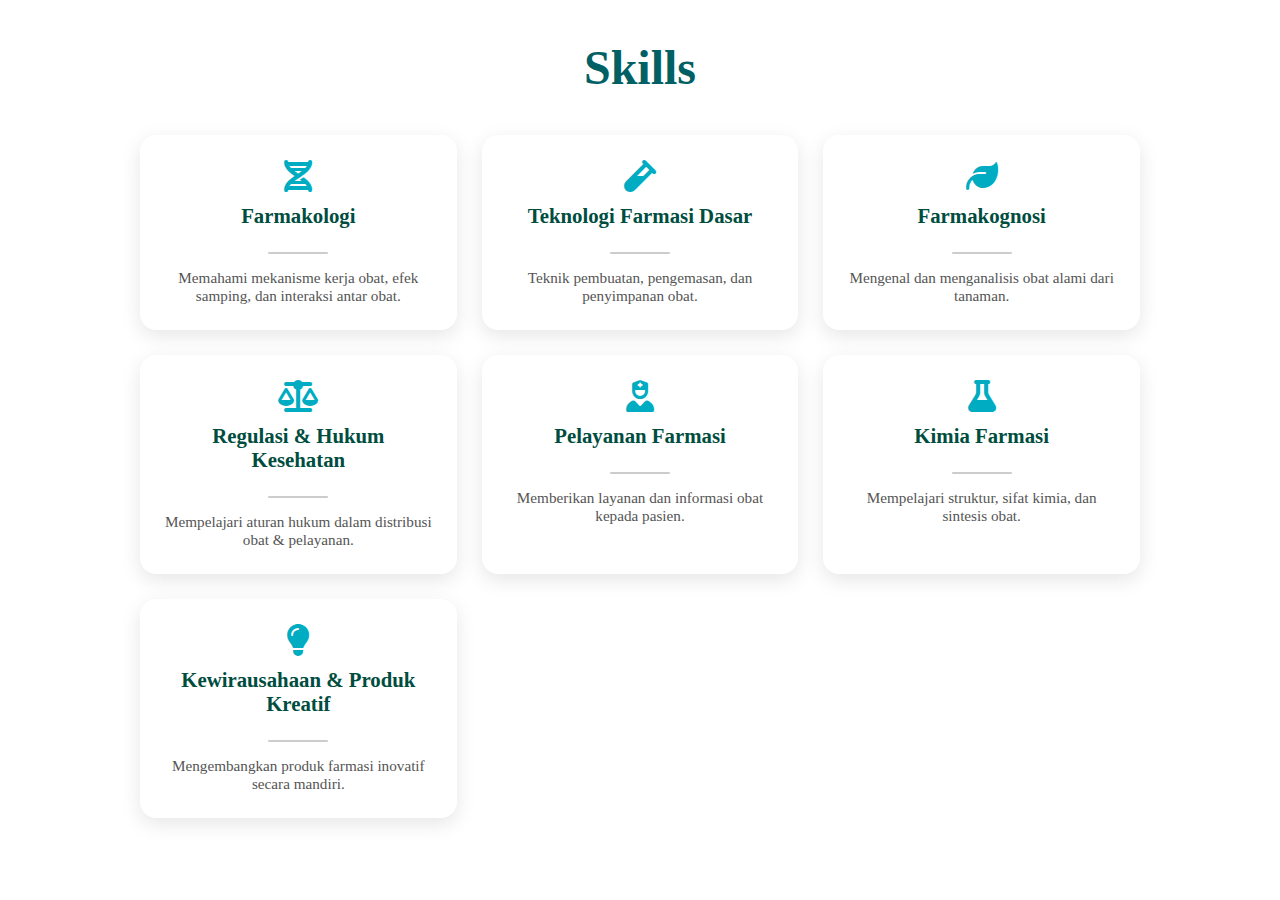
<file: skillspkjundi [done]/index.html>
<!DOCTYPE html>
<html lang="en">
  <head>
    <meta charset="UTF-8" />
    <meta name="viewport" content="width=device-width, initial-scale=1.0" />
    <title>My Skills</title>
    <link rel="stylesheet" href="style.css" />
    <link rel="stylesheet" href="https://cdnjs.cloudflare.com/ajax/libs/font-awesome/6.5.0/css/all.min.css"/>
    <link
      href="https://fonts.googleapis.com/css2?family=Montserrat:wght@600&display=swap"
      rel="stylesheet"
    />
  </head>
  <body>
    <div class="container">
      <!-- Skills -->
      <h1>Skills</h1>
      <div class="skills">
        <div class="skill">
          <div class="skill-title"><i class="fas fa-dna"></i> Farmakologi</div>
          <p>
            Memahami mekanisme kerja obat, efek samping, dan interaksi antar
            obat.
          </p>
        </div>
        <div class="skill">
          <div class="skill-title">
            <i class="fas fa-vial"></i> Teknologi Farmasi Dasar
          </div>
          <p>Teknik pembuatan, pengemasan, dan penyimpanan obat.</p>
        </div>
        <div class="skill">
          <div class="skill-title">
            <i class="fas fa-leaf"></i> Farmakognosi
          </div>
          <p>Mengenal dan menganalisis obat alami dari tanaman.</p>
        </div>
        <div class="skill">
          <div class="skill-title">
            <i class="fas fa-balance-scale"></i> Regulasi & Hukum Kesehatan
          </div>
          <p>Mempelajari aturan hukum dalam distribusi obat & pelayanan.</p>
        </div>
        <div class="skill">
          <div class="skill-title">
            <i class="fas fa-user-nurse"></i> Pelayanan Farmasi
          </div>
          <p>Memberikan layanan dan informasi obat kepada pasien.</p>
        </div>
        <div class="skill">
          <div class="skill-title">
            <i class="fas fa-flask"></i> Kimia Farmasi
          </div>
          <p>Mempelajari struktur, sifat kimia, dan sintesis obat.</p>
        </div>
        <div class="skill">
          <div class="skill-title">
            <i class="fas fa-lightbulb"></i> Kewirausahaan & Produk Kreatif
          </div>
          <p>Mengembangkan produk farmasi inovatif secara mandiri.</p>
        </div>
      </div>
    </div>
  </body>
</html>
</file>
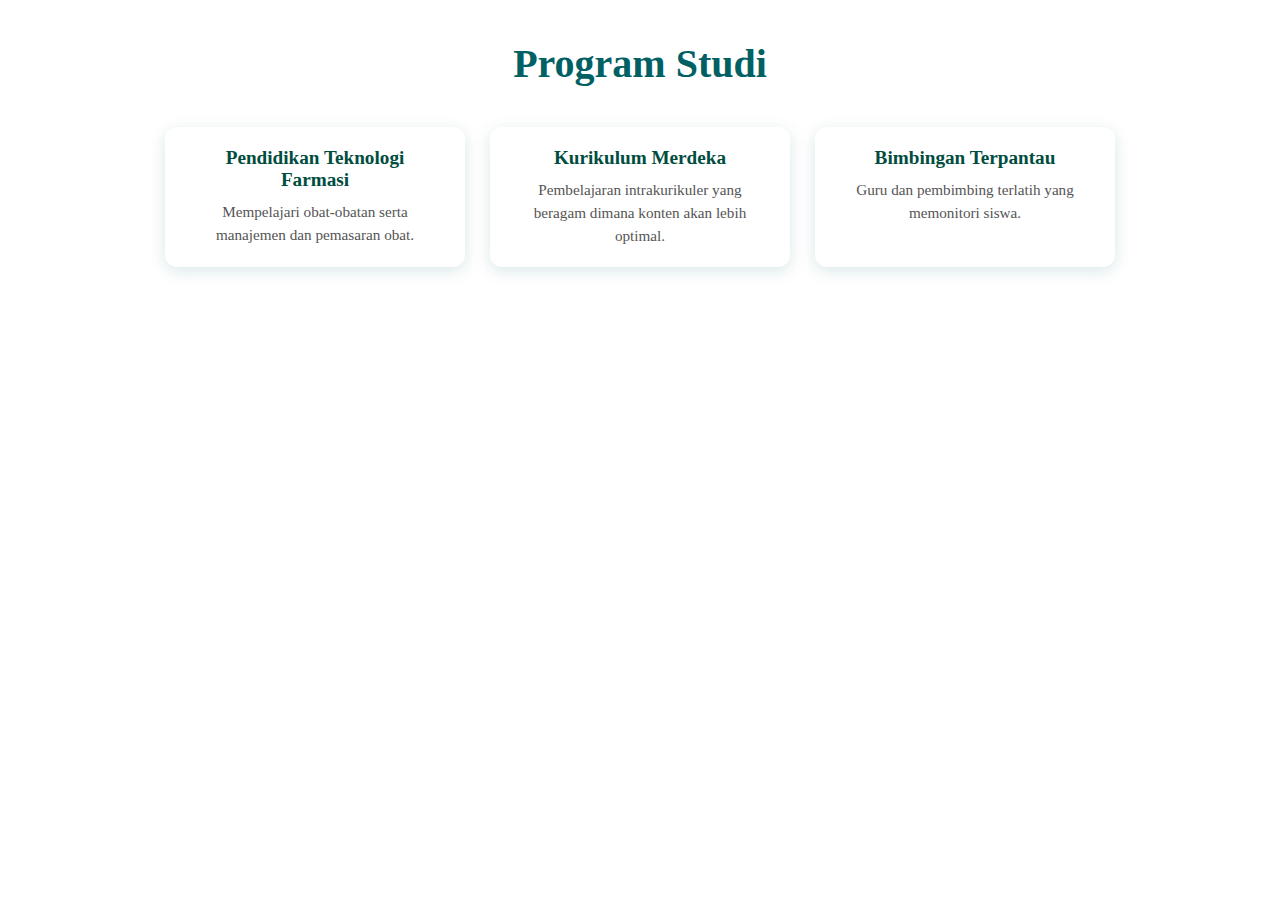
<file: skillspkjundi [done]/index2.html>
<!DOCTYPE html>
<html lang="en">
  <head>
    <meta charset="UTF-8" />
    <meta name="viewport" content="width=device-width, initial-scale=1.0" />
    <title>Program Studi</title>
    <link rel="stylesheet" href="style2.css" />
    <link
      rel="stylesheet"
      href="https://cdnjs.cloudflare.com/ajax/libs/font-awesome/6.5.0/css/all.min.css"
    />
    <link
      href="https://fonts.googleapis.com/css2?family=Montserrat:wght@600&display=swap"
      rel="stylesheet"
    />
  </head>
  <body>
    <div class="container">
      <!-- Program Studi -->
      <section class="program-studi">
        <h2>Program Studi</h2>
        <div class="program-cards">
          <div class="program-card">
            <h3>Pendidikan Teknologi Farmasi</h3>
            <p>Mempelajari obat-obatan serta manajemen dan pemasaran obat.</p>
          </div>
          <div class="program-card">
            <h3>Kurikulum Merdeka</h3>
            <p>
              Pembelajaran intrakurikuler yang beragam dimana konten akan lebih
              optimal.
            </p>
          </div>
          <div class="program-card">
            <h3>Bimbingan Terpantau</h3>
            <p>Guru dan pembimbing terlatih yang memonitori siswa.</p>
          </div>
        </div>
      </section>
    </div>
  </body>
</html>
</file>
<file: skillspkjundi [done]/style.css>
* {
  margin: 0;
  padding: 0;
  box-sizing: border-box;
}

body {
  background: #fff;
  padding: 40px 20px;
  color: #333;
}

.container {
  max-width: 1000px;
  margin: auto;
}

h1 {
  text-align: center;
  font-size: 3rem;
  color: #006064;
  margin-bottom: 40px;
  position: relative;
  animation: fadeInDown 1s ease-out;
}

.skills {
  display: grid;
  grid-template-columns: repeat(auto-fit, minmax(260px, 1fr));
  gap: 25px;
  animation: fadeIn 1.5s ease-in;
}

.skill {
  background: white;
  padding: 25px;
  border-radius: 16px;
  box-shadow: 0 6px 20px rgba(0, 0, 0, 0.1);
  transition: transform 0.4s ease, box-shadow 0.4s ease;
  position: relative;
  overflow: hidden;
  cursor: pointer;
  display: flex;
  flex-direction: column;
  align-items: center;
  text-align: center;
}

.skill::before {
  content: "";
  position: absolute;
  top: 0;
  left: -75%;
  width: 50%;
  height: 100%;
  background: linear-gradient(120deg, #00acc1, transparent);
  transform: skewX(-20deg);
  transition: left 0.5s ease;
  z-index: 0;
}

.skill:hover::before {
  left: 100%;
}

.skill:hover {
  transform: scale(1.05);
  box-shadow: 0 12px 30px rgba(0, 172, 193, 0.4);
}

.skill:active {
  animation: clickPulse 0.7s ease-out;
}


.skill-title {
  font-size: 1.3rem;
  font-weight: 600;
  color: #004d40;
  position: relative;
  z-index: 1;
  display: flex;
  flex-direction: column;
  align-items: center;
  gap: 12px;
  animation: popIn 0.8s ease forwards;
}

.skill-title::after {
  content: "";
  width: 60px;
  height: 2px;
  background-color: #ccc;
  margin-top: 12px;
  border-radius: 2px;
}

.skill-title i {
  font-size: 2rem;
  color: #00acc1;
}

.skill p {
  margin-top: 15px;
  font-size: 0.95rem;
  color: #555;
  z-index: 1;
  animation: fadeIn 1s ease-in;
}

/* 🔥 Animasi tambahan */
@keyframes fadeInDown {
  0% {
    opacity: 0;
    transform: translateY(-30px);
  }
  100% {
    opacity: 1;
    transform: translateY(0);
  }
}

@keyframes fadeIn {
  0% {
    opacity: 0;
    transform: scale(0.95);
  }
  100% {
    opacity: 1;
    transform: scale(1);
  }
}

@keyframes popIn {
  0% {
    opacity: 0;
    transform: translateY(10px);
  }
  100% {
    opacity: 1;
    transform: translateY(0);
  }
}

@keyframes clickPulse {
  0% {
    transform: scale(1);
    box-shadow: 0 0 0 rgba(0, 172, 193, 0.7);
  }
  50% {
    transform: scale(0.96);
    box-shadow: 0 0 20px rgba(0, 172, 193, 0.4);
  }
  100% {
    transform: scale(1);
    box-shadow: 0 12px 30px rgba(0, 172, 193, 0.3);
  }
}
/* 🌐 Responsive */
@media (max-width: 600px) {
  h1 {
    font-size: 2.2rem;
  }
  
  .skill-title {
    font-size: 1.1rem;
  }
  
  .skill-title i {
    font-size: 1.6rem;
  }
  
  .skill p {
    font-size: 0.9rem;
  }
}
</file>
<file: skillspkjundi [done]/style2.css>
* {
  margin: 0;
  padding: 0;
  box-sizing: border-box;
}

body {
  background: #fff;
  padding: 40px 20px;
  color: #333;
}

.container {
  max-width: 1000px;
  margin: auto;
}

h1 {
  text-align: center;
  font-size: 3rem;
  color: #006064;
  margin-bottom: 40px;
  position: relative;
  animation: fadeInDown 1s ease-out;
}

.program-studi {
  margin-bottom: 60px;
  animation: fadeIn 1s ease-in-out;
}

.program-studi h2 {
  text-align: center;
  font-size: 2.5rem;
  color: #006064;
  margin-bottom: 40px;
  position: relative;
}

.program-cards {
  display: flex;
  flex-wrap: wrap;
  gap: 25px;
  justify-content: center;
}

.program-card {
  background: #ffffff;
  padding: 20px 25px;
  border-radius: 12px;
  box-shadow: 0 4px 16px rgba(0, 96, 100, 0.15);
  max-width: 300px;
  text-align: center;
  transition: transform 0.3s ease, box-shadow 0.3s ease;
}

.program-card:hover {
  transform: translateY(-6px);
  box-shadow: 0 10px 25px rgba(0, 172, 193, 0.3);
}

.program-card h3 {
  color: #004d40;
  margin-bottom: 10px;
  font-size: 1.2rem;
}

.program-card p {
  color: #555;
  font-size: 0.95rem;
  line-height: 1.5;
}

@media (max-width: 768px) {
  .program-cards {
    flex-direction: column;
    align-items: center;
  }
}
</file>
